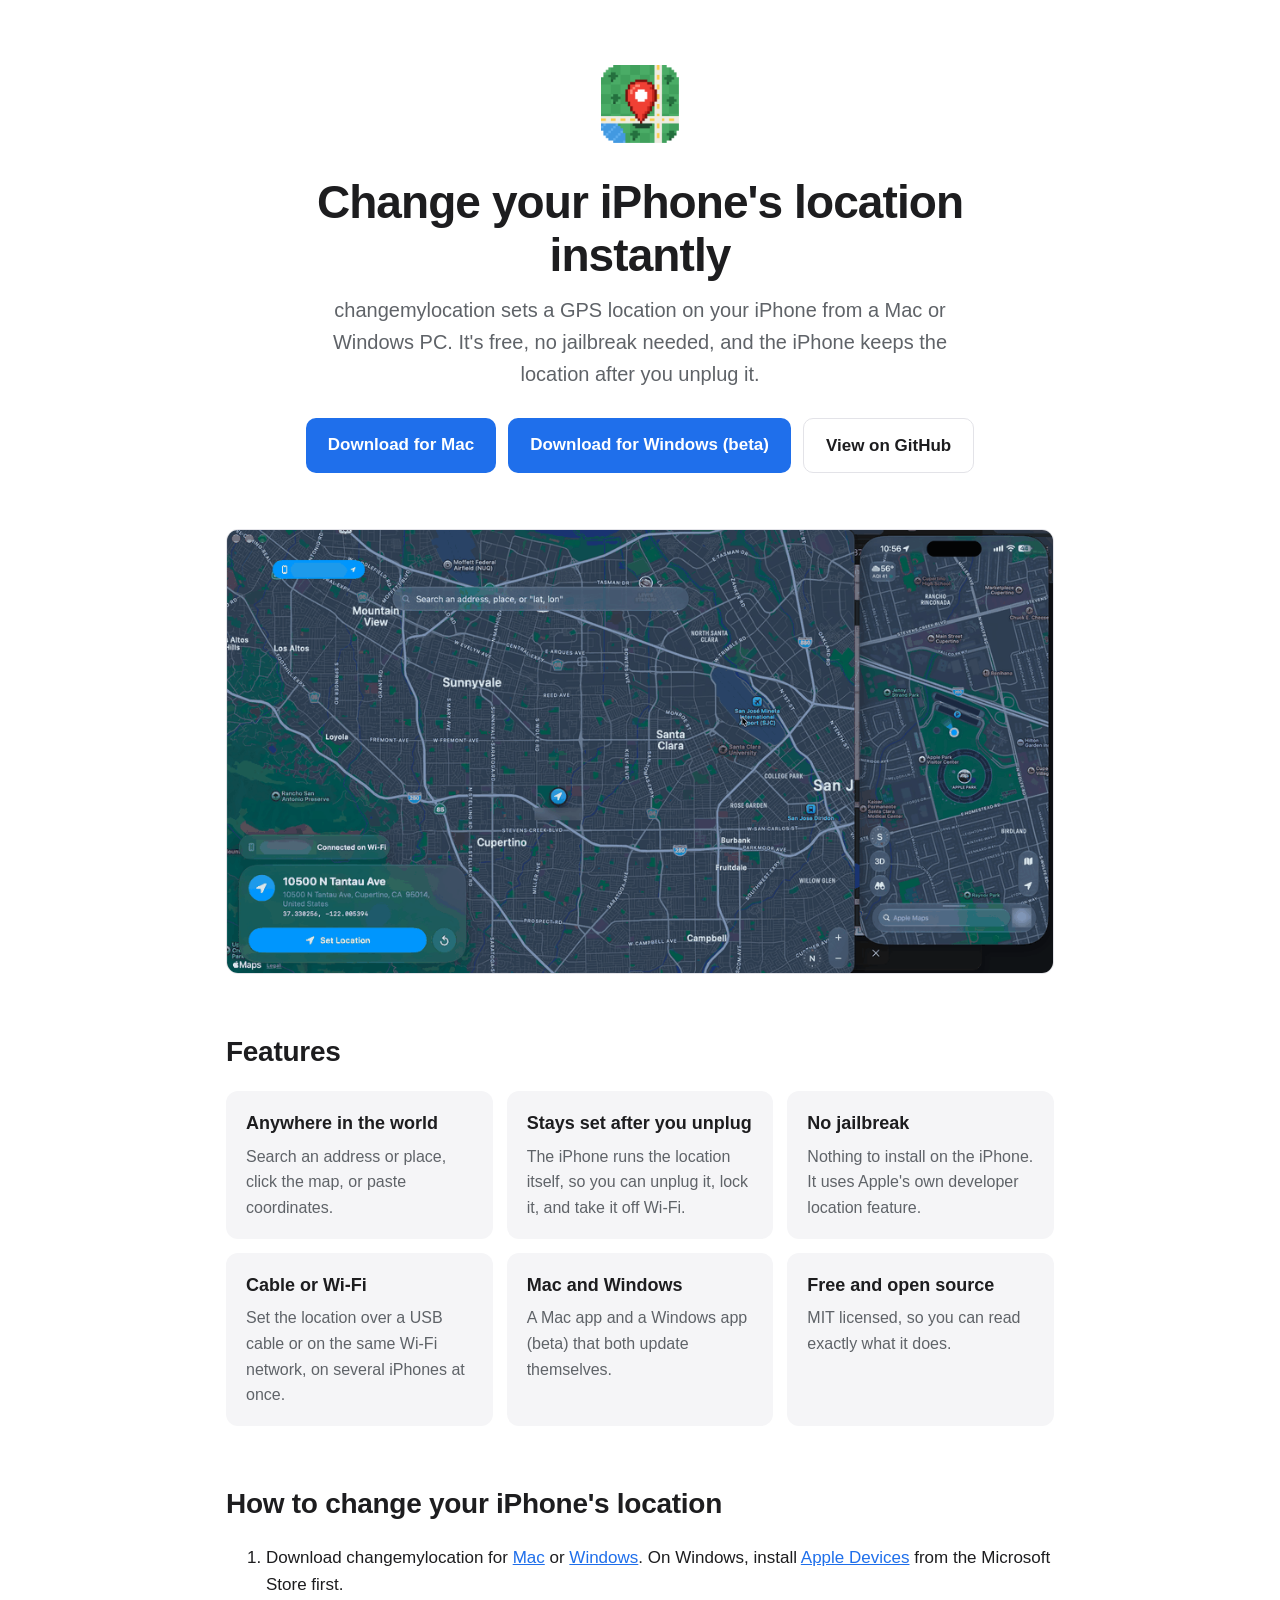
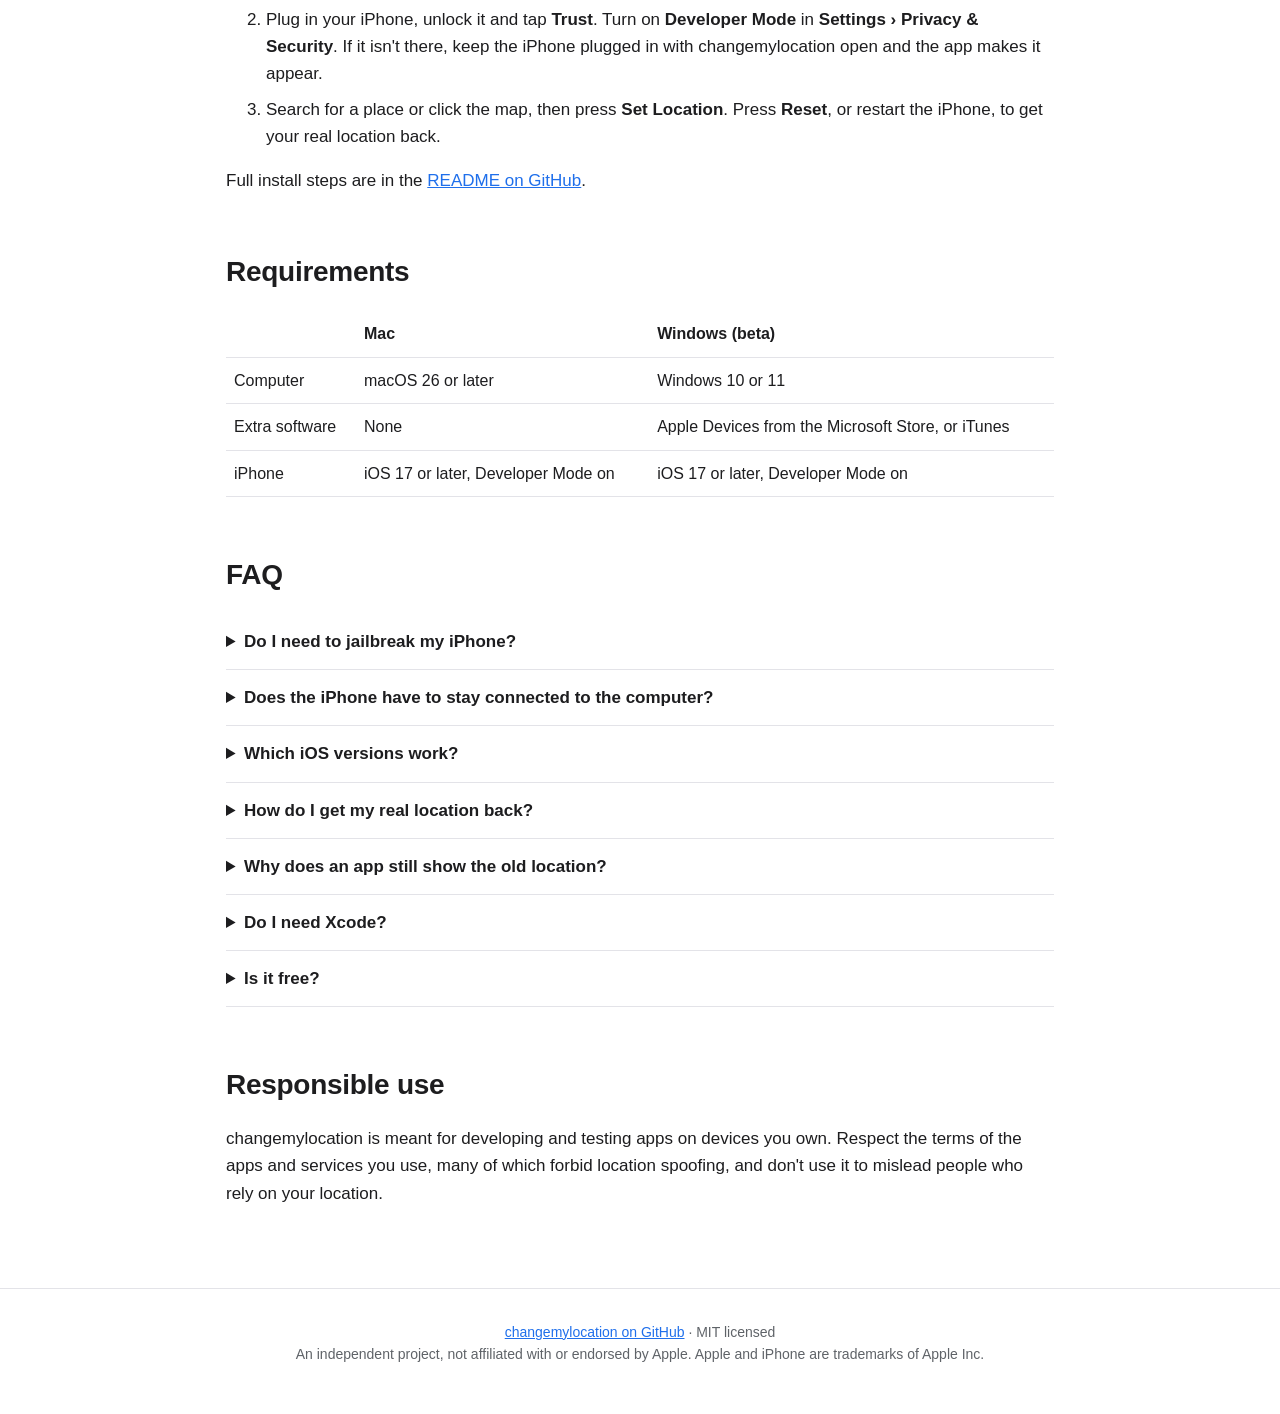
<file: index.html>
<!doctype html>
<html lang="en">
<head>
<meta charset="utf-8">
<meta name="viewport" content="width=device-width, initial-scale=1">
<title>changemylocation: free iPhone location changer for Mac and Windows</title>
<meta name="description" content="Change your iPhone's GPS location instantly from a Mac or Windows PC. Free and open source, no jailbreak, nothing to install on the phone, and the iPhone keeps the location after you unplug it. Works with iOS 17, 18, 26 and 27.">
<link rel="canonical" href="https://meekwilliam.github.io/changemylocation/">
<link rel="icon" href="icon.png">
<meta property="og:type" content="website">
<meta property="og:title" content="changemylocation: free iPhone location changer">
<meta property="og:description" content="Change your iPhone's location instantly from a Mac or Windows PC. Free, no jailbreak, nothing to install on the phone.">
<meta property="og:url" content="https://meekwilliam.github.io/changemylocation/">
<meta property="og:image" content="https://meekwilliam.github.io/changemylocation/icon.png">
<meta name="twitter:card" content="summary">
<script type="application/ld+json">
{
  "@context": "https://schema.org",
  "@type": "SoftwareApplication",
  "name": "changemylocation",
  "description": "Free, open-source app that changes an iPhone's GPS location from a Mac or Windows PC, with no jailbreak.",
  "applicationCategory": "UtilitiesApplication",
  "operatingSystem": "macOS 26, Windows 10, Windows 11",
  "offers": { "@type": "Offer", "price": "0", "priceCurrency": "USD" },
  "downloadUrl": "https://github.com/meekwilliam/changemylocation/releases/latest",
  "url": "https://meekwilliam.github.io/changemylocation/",
  "license": "https://opensource.org/licenses/MIT"
}
</script>
<style>
  :root {
    --bg: #ffffff; --fg: #1d1d1f; --muted: #5f6368; --card: #f5f5f7; --line: #e3e3e8;
    --accent: #1f6feb; --accent-fg: #ffffff;
  }
  @media (prefers-color-scheme: dark) {
    :root { --bg: #0d1117; --fg: #e6edf3; --muted: #9da7b3; --card: #161b22; --line: #2b313a; --accent: #2f81f7; }
  }
  * { box-sizing: border-box; }
  body { margin: 0; background: var(--bg); color: var(--fg); font: 17px/1.6 -apple-system, BlinkMacSystemFont, "Segoe UI", Roboto, Helvetica, Arial, sans-serif; }
  main { max-width: 860px; margin: 0 auto; padding: 0 16px 64px; }
  header { text-align: center; padding: 56px 0 24px; }
  header img.icon { width: 96px; height: 96px; border-radius: 22px; }
  h1 { font-size: clamp(30px, 6vw, 46px); line-height: 1.15; margin: 16px 0 12px; letter-spacing: -0.02em; }
  .lead { font-size: 20px; color: var(--muted); max-width: 640px; margin: 0 auto 28px; }
  .buttons { display: flex; gap: 12px; justify-content: center; flex-wrap: wrap; }
  .btn { display: inline-block; padding: 13px 22px; border-radius: 10px; background: var(--accent); color: var(--accent-fg); text-decoration: none; font-weight: 600; }
  .btn.ghost { background: transparent; color: var(--fg); border: 1px solid var(--line); }
  .small { font-size: 14px; color: var(--muted); margin-top: 14px; }
  .demo { display: block; width: 100%; height: auto; border-radius: 12px; border: 1px solid var(--line); margin: 32px 0 8px; }
  h2 { font-size: 28px; margin: 56px 0 16px; letter-spacing: -0.01em; }
  .grid { display: grid; grid-template-columns: repeat(auto-fit, minmax(240px, 1fr)); gap: 14px; }
  .card { background: var(--card); border-radius: 12px; padding: 18px 20px; }
  .card h3 { margin: 0 0 6px; font-size: 18px; }
  .card p { margin: 0; color: var(--muted); font-size: 16px; }
  ol li { margin-bottom: 8px; }
  details { border-bottom: 1px solid var(--line); padding: 14px 0; }
  summary { cursor: pointer; font-weight: 600; }
  details p { margin: 10px 0 0; color: var(--muted); }
  table { width: 100%; border-collapse: collapse; font-size: 16px; }
  th, td { text-align: left; padding: 10px 8px; border-bottom: 1px solid var(--line); vertical-align: top; }
  .table-wrap { overflow-x: auto; }
  a { color: var(--accent); }
  footer { text-align: center; color: var(--muted); font-size: 14px; padding: 32px 16px 48px; border-top: 1px solid var(--line); }
</style>
</head>
<body>
<main>
  <header>
    <img class="icon" src="icon.png" alt="changemylocation app icon" width="96" height="96">
    <h1>Change your iPhone's location instantly</h1>
    <p class="lead">changemylocation sets a GPS location on your iPhone from a Mac or Windows PC. It's free, no jailbreak needed, and the iPhone keeps the location after you unplug it.</p>
    <div class="buttons">
      <a class="btn" href="https://github.com/meekwilliam/changemylocation/releases/latest/download/changemylocation.zip">Download for Mac</a>
      <a class="btn" href="https://github.com/meekwilliam/changemylocation/releases/latest/download/changemylocation.exe">Download for Windows (beta)</a>
      <a class="btn ghost" href="https://github.com/meekwilliam/changemylocation">View on GitHub</a>
    </div>
  </header>

  <img class="demo" src="demo.gif" alt="Right-clicking San José airport in changemylocation on a Mac and choosing Set Location Here, and the iPhone's Maps app jumping there" width="960" height="515">

  <h2>Features</h2>
  <div class="grid">
    <div class="card"><h3>Anywhere in the world</h3><p>Search an address or place, click the map, or paste coordinates.</p></div>
    <div class="card"><h3>Stays set after you unplug</h3><p>The iPhone runs the location itself, so you can unplug it, lock it, and take it off Wi-Fi.</p></div>
    <div class="card"><h3>No jailbreak</h3><p>Nothing to install on the iPhone. It uses Apple's own developer location feature.</p></div>
    <div class="card"><h3>Cable or Wi-Fi</h3><p>Set the location over a USB cable or on the same Wi-Fi network, on several iPhones at once.</p></div>
    <div class="card"><h3>Mac and Windows</h3><p>A Mac app and a Windows app (beta) that both update themselves.</p></div>
    <div class="card"><h3>Free and open source</h3><p>MIT licensed, so you can read exactly what it does.</p></div>
  </div>

  <h2>How to change your iPhone's location</h2>
  <ol>
    <li>Download changemylocation for <a href="https://github.com/meekwilliam/changemylocation/releases/latest/download/changemylocation.zip">Mac</a> or <a href="https://github.com/meekwilliam/changemylocation/releases/latest/download/changemylocation.exe">Windows</a>. On Windows, install <a href="https://apps.microsoft.com/detail/9np83lwlpz9k">Apple Devices</a> from the Microsoft Store first.</li>
    <li>Plug in your iPhone, unlock it and tap <b>Trust</b>. Turn on <b>Developer Mode</b> in <b>Settings › Privacy &amp; Security</b>. If it isn't there, keep the iPhone plugged in with changemylocation open and the app makes it appear.</li>
    <li>Search for a place or click the map, then press <b>Set Location</b>. Press <b>Reset</b>, or restart the iPhone, to get your real location back.</li>
  </ol>
  <p>Full install steps are in the <a href="https://github.com/meekwilliam/changemylocation#install">README on GitHub</a>.</p>

  <h2>Requirements</h2>
  <div class="table-wrap">
    <table>
      <tr><th></th><th>Mac</th><th>Windows (beta)</th></tr>
      <tr><td>Computer</td><td>macOS 26 or later</td><td>Windows 10 or 11</td></tr>
      <tr><td>Extra software</td><td>None</td><td>Apple Devices from the Microsoft Store, or iTunes</td></tr>
      <tr><td>iPhone</td><td>iOS 17 or later, Developer Mode on</td><td>iOS 17 or later, Developer Mode on</td></tr>
    </table>
  </div>

  <h2>FAQ</h2>
  <details><summary>Do I need to jailbreak my iPhone?</summary><p>No. changemylocation uses Apple's developer location simulation, the same feature Xcode uses.</p></details>
  <details><summary>Does the iPhone have to stay connected to the computer?</summary><p>No. Once the location is set, the iPhone holds it by itself. In testing it held for over 9 hours with the Mac asleep and the iPhone locked on battery.</p></details>
  <details><summary>Which iOS versions work?</summary><p>iOS 17 and later, including iOS 18, 26 and 27.</p></details>
  <details><summary>How do I get my real location back?</summary><p>Press Reset with the iPhone connected by cable or on the same Wi-Fi, or restart the iPhone.</p></details>
  <details><summary>Why does an app still show the old location?</summary><p>Some apps keep the last location they received, so close the app fully and reopen it. A few apps deliberately ignore simulated locations.</p></details>
  <details><summary>Do I need Xcode?</summary><p>No. changemylocation talks to the iPhone directly, so you don't need Xcode or any other developer software.</p></details>
  <details><summary>Is it free?</summary><p>Yes, completely free and open source under the MIT license, with no ads, accounts or subscriptions.</p></details>

  <h2>Responsible use</h2>
  <p>changemylocation is meant for developing and testing apps on devices you own. Respect the terms of the apps and services you use, many of which forbid location spoofing, and don't use it to mislead people who rely on your location.</p>
</main>
<footer>
  <a href="https://github.com/meekwilliam/changemylocation">changemylocation on GitHub</a> · MIT licensed<br>
  An independent project, not affiliated with or endorsed by Apple. Apple and iPhone are trademarks of Apple Inc.
</footer>
</body>
</html>
</file>
